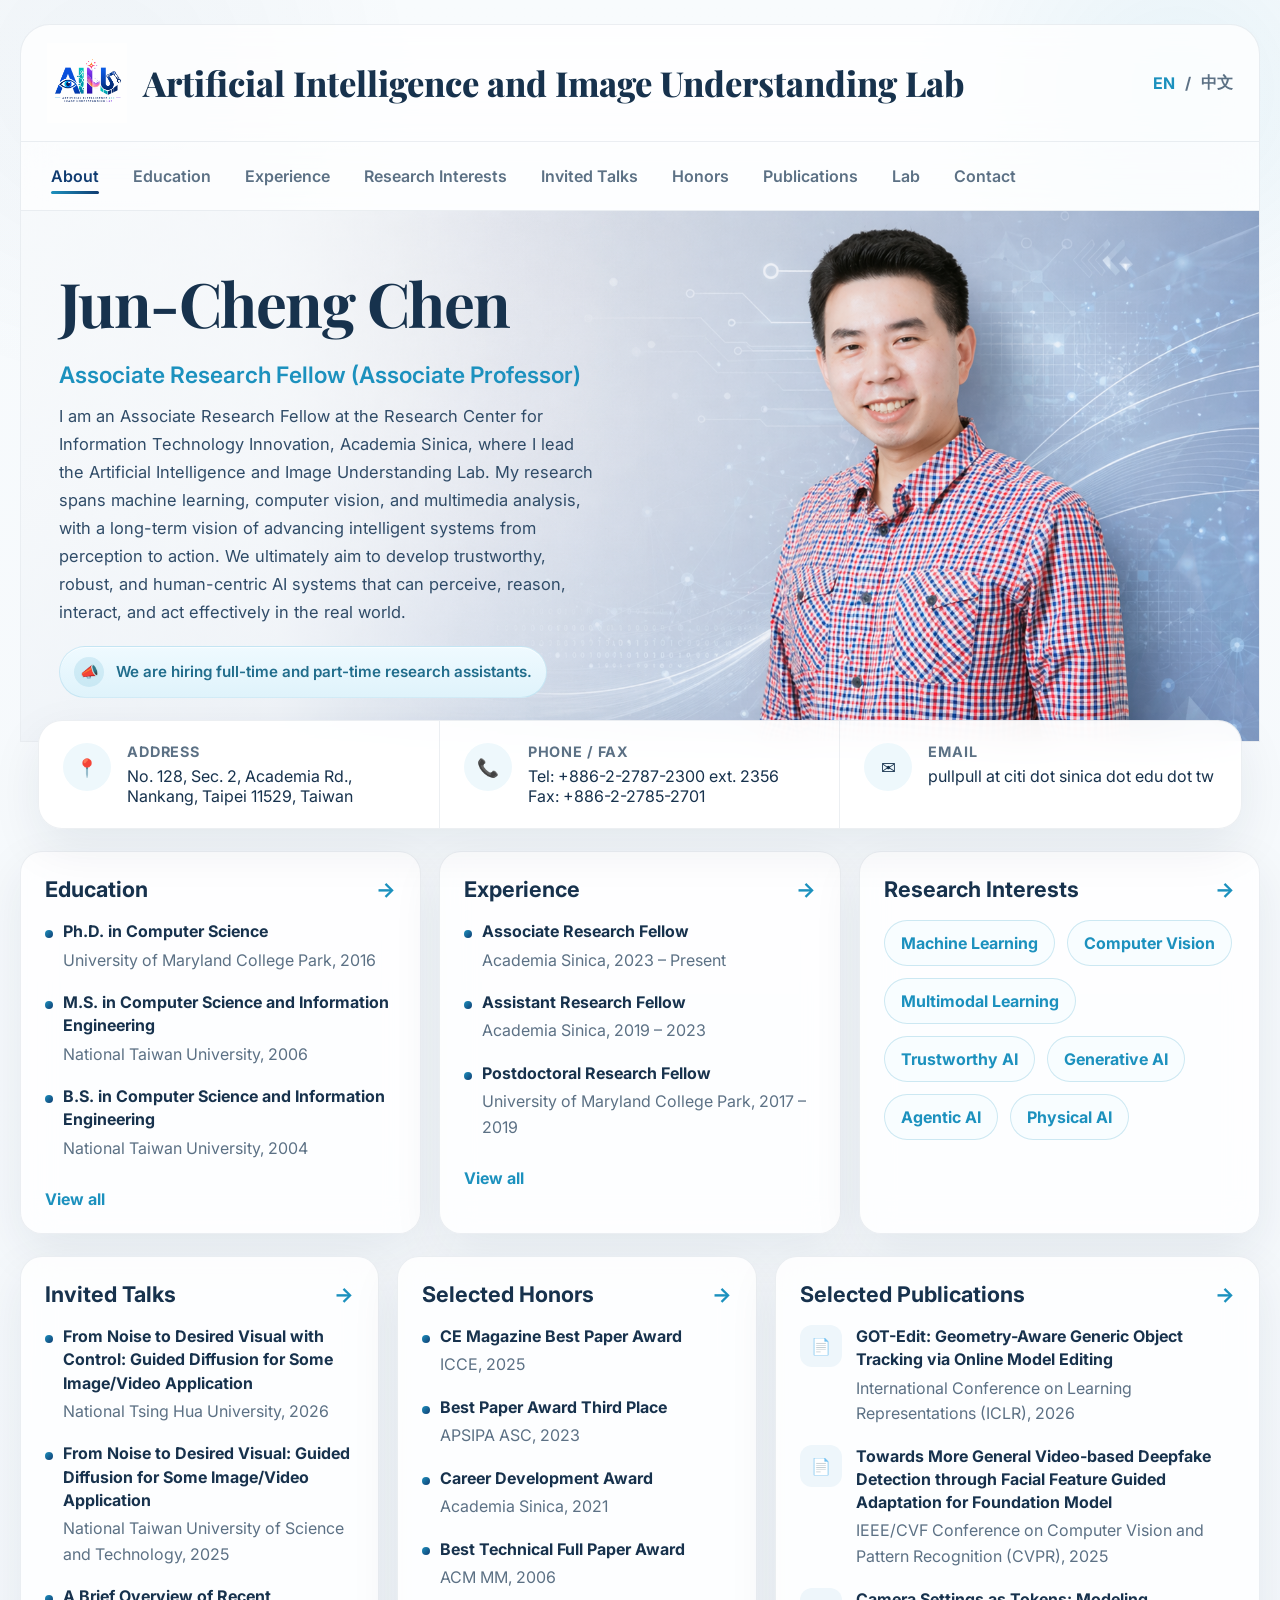
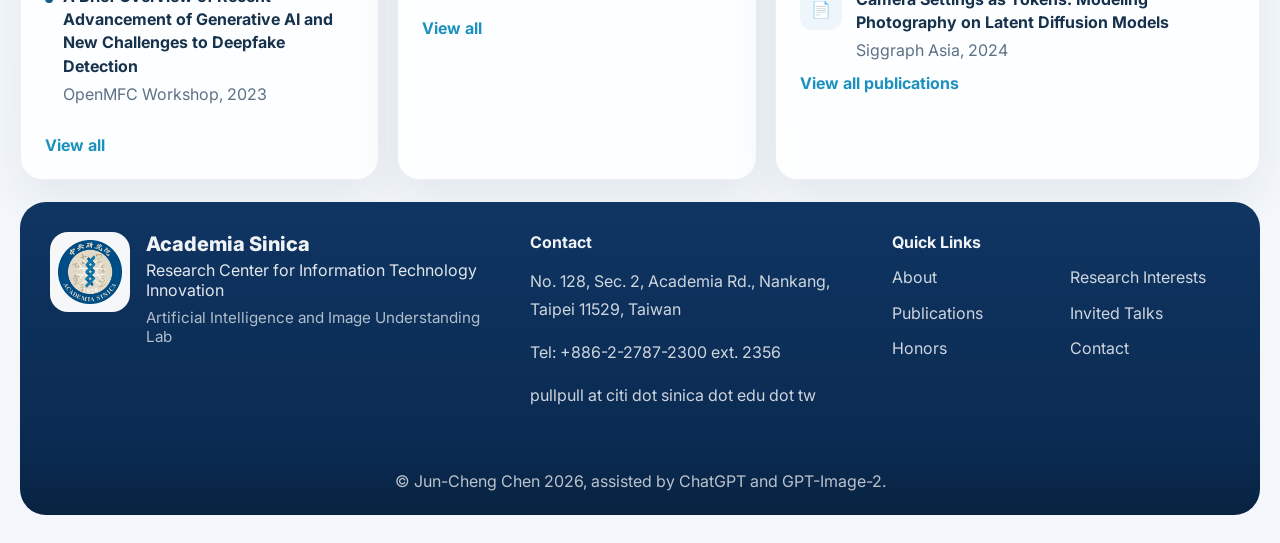
<file: index.html>
<!DOCTYPE html>
<html lang="en">
<head>
  <meta charset="UTF-8" />
  <meta name="viewport" content="width=device-width, initial-scale=1.0" />
  <title>Chen, Jun-Cheng | Academia Sinica</title>
  <meta name="description" content="Modern academic homepage redesign for Chen, Jun-Cheng, Academia Sinica." />
  <link rel="preconnect" href="https://fonts.googleapis.com">
  <link rel="preconnect" href="https://fonts.gstatic.com" crossorigin>
  <link href="https://fonts.googleapis.com/css2?family=Inter:wght@400;500;600;700;800&family=Playfair+Display:wght@700;800&display=swap" rel="stylesheet">
  <link rel="stylesheet" href="styles.css" />
</head>
<body>
  <div class="page-bg"></div>

  <div class="site-shell">
    <header class="topbar">
      <a class="brand" href="#">
        <img src="AIIU_logo.png"  alt="Academia Sinica logo" class="brand-logo" />
        <div class="brand-text">
          <!-- <div class="brand-title">Jun-Cheng Chen</div> -->
          <div class="brand-title">Artificial Intelligence and Image Understanding Lab</div>
        </div>
      </a>

      <div class="topbar-actions">
        <div class="lang-switch" aria-label="Language switch">
          <a href="#" class="active">EN</a>
          <span>/</span>
          <a href="#">中文</a>
        </div>
      </div>
    </header>

    <nav class="navbar">
      <button class="nav-toggle" aria-label="Toggle navigation">☰</button>
      <div class="nav-links">
        <a href="#about" class="active">About</a>
        <a href="#education">Education</a>
        <a href="#experience">Experience</a>
        <a href="#research">Research Interests</a>
        <a href="#talks">Invited Talks</a>
        <a href="#honors">Honors</a>
        <a href="#publications">Publications</a>
        <a href="https://aiiu-lab.github.io/">Lab</a>
        <a href="#contact">Contact</a>
      </div>
    </nav>

    <main>
      <section id="about" class="hero-banner">
        <img src="banner.png" alt="Banner portrait of Chen, Jun-Cheng" class="hero-banner-image" />
          <div class="hero-overlay">

          <h1>Jun-Cheng Chen</h1>
          <br>
          <p class="hero-role">Associate Research Fellow (Associate Professor)</p>
          <p class="hero-text">
           I am an Associate Research Fellow at the Research Center for Information Technology Innovation, 
           Academia Sinica, where I lead the Artificial Intelligence and Image Understanding Lab. 
           My research spans machine learning, computer vision, and multimedia analysis, with a long-term
            vision of advancing intelligent systems from perception to action. We ultimately aim to develop trustworthy, robust, 
            and human-centric AI systems that can perceive, reason, interact, and act effectively in the real world.
          </p>
           
          <br>
          <div class="announcement">
            <span class="announcement-icon">📣</span>
            <span>We are hiring <a href="https://www.citi.sinica.edu.tw/main/recruit-assistants"><u></u>full-time and part-time research assistants</u></a>.</span>
          </div>
          <!--
          <div class="hero-actions">
            <a class="btn btn-primary" href="#publications">View Publications</a>
            <a class="btn btn-secondary" href="#">Download CV</a>
            <a class="btn btn-secondary" href="#contact">Contact</a>
          </div>
         -->
        </div>
      </section>

      <section class="contact-strip" id="contact">
        <div class="contact-item">
          <div class="icon">📍</div>
          <div>
            <div class="contact-label">Address</div>
            <div>No. 128, Sec. 2, Academia Rd., Nankang, Taipei 11529, Taiwan</div>
          </div>
        </div>

        <div class="contact-item">
          <div class="icon">📞</div>
          <div>
            <div class="contact-label">Phone / Fax</div>
            <div>Tel: +886-2-2787-2300 ext. 2356</div>
            <div>Fax: +886-2-2785-2701</div>
          </div>
        </div>

        <div class="contact-item">
          <div class="icon">✉️</div>
          <div>
            <div class="contact-label">Email</div>
            <div><a href="#">pullpull at citi dot sinica dot edu dot tw</a></div>
          </div>
        </div>
      </section>

      <section class="card-grid three-up">
        <article class="card" id="education">
          <div class="card-head">
            <h2>Education</h2>
            <span class="card-arrow">→</span>
          </div>
          <ul class="timeline">
            <li><strong>Ph.D. in Computer Science</strong><span>University of Maryland College Park, 2016</span></li>
            <li><strong>M.S. in Computer Science and Information Engineering</strong><span>National Taiwan University, 2006</span></li>
            <li><strong>B.S. in Computer Science and Information Engineering</strong><span>National Taiwan University, 2004</span></li>
          </ul>
          <a href="https://homepage.citi.sinica.edu.tw/pages/pullpull/education_en.html" class="more-link">View all</a>
        </article>

        <article class="card" id="experience">
          <div class="card-head">
            <h2>Experience</h2>
            <span class="card-arrow">→</span>
          </div>
          <ul class="timeline">
            <li><strong>Associate Research Fellow</strong><span>Academia Sinica, 2023 – Present</span></li>
            <li><strong>Assistant Research Fellow</strong><span>Academia Sinica, 2019 – 2023</span></li>
            <li><strong>Postdoctoral Research Fellow</strong><span>University of Maryland College Park, 2017 – 2019</span></li>
          </ul>
          <a href="https://homepage.citi.sinica.edu.tw/pages/pullpull/experience_en.html" class="more-link">View all</a>
        </article>

        <article class="card" id="research">
          <div class="card-head">
            <h2>Research Interests</h2>
            <span class="card-arrow">→</span>
          </div>
          <div class="tag-list">
            <span class="tag">Machine Learning</span>
            <span class="tag">Computer Vision</span>
            <span class="tag">Multimodal Learning</span>
            <span class="tag">Trustworthy AI</span>
            <span class="tag">Generative AI</span>
            <span class="tag">Agentic AI</span>
            <span class="tag">Physical AI</span>
          </div>
        </article>
      </section>

      <section class="card-grid lower-grid">
        <article class="card" id="talks">
          <div class="card-head">
            <h2>Invited Talks</h2>
            <span class="card-arrow">→</span>
          </div>
          <ul class="bullet-list">
            <li>
              <strong>From Noise to Desired Visual with Control: Guided Diffusion for Some Image/Video Application</strong>
              <span>National Tsing Hua University, 2026</span>
            </li>
            <li>
              <strong>From Noise to Desired Visual: Guided Diffusion for Some Image/Video Application</strong>
              <span>National Taiwan University of Science and Technology, 2025</span>
            </li>
            <li>
              <strong>A Brief Overview of Recent Advancement of Generative AI and New Challenges to Deepfake Detection</strong>
              <span><a href="https://mfc.nist.gov/OpenMFC2023workshop/#Agenda">OpenMFC Workshop</a>, 2023</span>
            </li>

          </ul>
          <a href="https://homepage.citi.sinica.edu.tw/pages/pullpull/invited_talk_en.html" class="more-link">View all</a>
        </article>

        <article class="card" id="honors">
          <div class="card-head">
            <h2>Selected Honors</h2>
            <span class="card-arrow">→</span>
          </div>
          <ul class="bullet-list">
            <li><strong>CE Magazine Best Paper Award</strong><span>ICCE, 2025</span></li>
            <li><strong>Best Paper Award Third Place</strong><span>APSIPA ASC, 2023</span></li>
            <li><strong>Career Development Award</strong><span>Academia Sinica, 2021</span></li>
            <li><strong>Best Technical Full Paper Award</strong><span>ACM MM, 2006</span></li>
          </ul>
          <a href="https://homepage.citi.sinica.edu.tw/pages/pullpull/honors_en.html" class="more-link">View all</a>
        </article>

        <article class="card wide-card" id="publications">
          <div class="card-head">
            <h2>Selected Publications</h2>
            <span class="card-arrow">→</span>
          </div>

          <div class="publication-list">
            <div class="publication">
              <div class="pub-icon">📄</div>
              <div>
                <strong><a href="https://openreview.net/pdf?id=aVa7etWnwF">GOT-Edit: Geometry-Aware Generic Object Tracking via Online Model Editing</a></strong>
                <span>International Conference on Learning Representations (ICLR), 2026</span>
              </div>
            </div>

            <div class="publication">
              <div class="pub-icon">📄</div>
              <div>
                <strong><a href="https://openaccess.thecvf.com/content/CVPR2025/papers/Han_Towards_More_General_Video-based_Deepfake_Detection_through_Facial_Component_Guided_CVPR_2025_paper.pdf">Towards More General Video-based Deepfake Detection through Facial Feature Guided Adaptation for Foundation Model</a></strong>
                <span>IEEE/CVF Conference on Computer Vision and Pattern Recognition (CVPR), 2025</span>
              </div>
            </div>

            <div class="publication">
              <div class="pub-icon">📄</div>
              <div>
                <strong><a href="https://dl.acm.org/doi/pdf/10.1145/3680528.3687635">Camera Settings as Tokens: Modeling Photography on Latent Diffusion Models</a></strong>
                <span>Siggraph Asia, 2024</span>
              </div>
            </div>
          </div>

          <!--<a href="#" class="more-link">View all publications</a>-->
          <a href="https://homepage.citi.sinica.edu.tw/pages/pullpull/publications_en.html" class="more-link">View all publications</a>
        </article>
      </section>
    </main>

    <footer class="footer">
      <div class="footer-brand">
        <div class="footer-logo-wrap">
          <img src="academia-sinica-logo.png" alt="Academia Sinica logo" class="footer-logo" />
        </div>
        <div>
          <div class="footer-title">Academia Sinica</div>
          <div class="footer-subtitle">Research Center for Information Technology Innovation</div>
          <div class="footer-motto">Artificial Intelligence and Image Understanding Lab</div>
        </div>
      </div>

      <div class="footer-col">
        <h3>Contact</h3>
        <p>No. 128, Sec. 2, Academia Rd., Nankang, Taipei 11529, Taiwan</p>
        <p>Tel: +886-2-2787-2300 ext. 2356</p>
        <p><a href="#">pullpull at citi dot sinica dot edu dot tw</a></p>
      </div>

      
      <div class="footer-col">
        <h3>Quick Links</h3>
        <div class="footer-links">
          <a href="#about">About</a>
          <a href="#research">Research Interests</a>
          <a href="#publications">Publications</a>
          <a href="#talks">Invited Talks</a>
          <a href="#honors">Honors</a>
          <a href="#contact">Contact</a>
        </div>
      </div>
    
    </footer>

    <div class="copyright">© Jun-Cheng Chen 2026, assisted by ChatGPT and GPT-Image-2.</div>
  </div>

  <script src="script.js"></script>
</body>
</html>
</file>
<file: styles.css>
:root {
  --bg: #f3f7fb;
  --surface: rgba(255, 255, 255, 0.78);
  --surface-strong: #ffffff;
  --text: #17324d;
  --muted: #5c7185;
  --line: rgba(18, 55, 94, 0.08);
  --primary: #103c71;
  --primary-2: #1c91be;
  --accent: #e6f7fc;
  --shadow: 0 18px 50px rgba(15, 41, 68, 0.08);
  --radius-xl: 30px;
  --radius-lg: 26px;
  --radius-md: 20px;
  --radius-sm: 14px;
  --max: 1260px;
}

* { box-sizing: border-box; }

html { scroll-behavior: smooth; }

body {
  margin: 0;
  font-family: "Inter", system-ui, sans-serif;
  color: var(--text);
  background: linear-gradient(180deg, #f8fbfd 0%, var(--bg) 100%);
  position: relative;
}

.page-bg {
  position: fixed;
  inset: 0;
  pointer-events: none;
  background:
    radial-gradient(circle at 92% 10%, rgba(28, 145, 190, 0.08), transparent 18%),
    radial-gradient(circle at 8% 8%, rgba(16, 60, 113, 0.04), transparent 22%);
}

a {
  color: inherit;
  text-decoration: none;
}

.site-shell {
  width: min(calc(100% - 40px), var(--max));
  margin: 24px auto 28px;
  position: relative;
  z-index: 1;
}

.topbar,
.navbar,
.contact-strip,
.card,
.footer,
.copyright {
  backdrop-filter: blur(16px);
  -webkit-backdrop-filter: blur(16px);
}

.topbar {
  display: flex;
  justify-content: space-between;
  align-items: center;
  gap: 24px;
  padding: 18px 26px;
  background: var(--surface);
  border: 1px solid var(--line);
  border-radius: var(--radius-xl) var(--radius-xl) 0 0;
}

.brand {
  display: flex;
  align-items: center;
  gap: 16px;
  min-width: 0;
}

.brand-logo {
  width: 80px;
  height: 80px;
  object-fit: contain;
  flex: 0 0 auto;
}

.brand-title {
  font-family: "Playfair Display", serif;
  font-size: clamp(1.8rem, 2.7vw, 2.5rem);
  font-weight: 800;
  line-height: 1.05;
}

.brand-subtitle {
  margin-top: 4px;
  color: var(--muted);
  font-size: 0.98rem;
}

.topbar-actions {
  display: flex;
  align-items: center;
  gap: 16px;
}

.lang-switch {
  display: flex;
  gap: 10px;
  align-items: center;
  color: var(--muted);
  font-weight: 700;
}

.lang-switch a.active { color: var(--primary-2); }

.navbar {
  display: flex;
  align-items: center;
  justify-content: space-between;
  padding: 0 22px;
  background: rgba(255,255,255,0.72);
  border-left: 1px solid var(--line);
  border-right: 1px solid var(--line);
  border-bottom: 1px solid var(--line);
}

.nav-toggle {
  display: none;
  background: transparent;
  border: 0;
  font-size: 1.4rem;
  cursor: pointer;
  color: var(--primary);
  padding: 16px 4px;
}

.nav-links {
  display: flex;
  flex-wrap: wrap;
  gap: 10px 18px;
  padding: 10px 0;
}

.nav-links a {
  position: relative;
  padding: 14px 8px;
  color: var(--muted);
  font-weight: 600;
}

.nav-links a:hover,
.nav-links a.active {
  color: var(--primary);
}

.nav-links a.active::after,
.nav-links a:hover::after {
  content: "";
  position: absolute;
  left: 8px;
  right: 8px;
  bottom: 6px;
  height: 3px;
  border-radius: 999px;
  background: linear-gradient(90deg, var(--primary-2), var(--primary));
}

.hero-banner {
  position: relative;
  margin-top: 0;
  border-left: 1px solid var(--line);
  border-right: 1px solid var(--line);
  border-bottom: 1px solid var(--line);
  background: rgba(255,255,255,0.75);
  overflow: hidden;
}

.hero-banner-image {
  display: block;
  width: 100%;
  height: auto;
}

.hero-overlay {
  position: absolute;
  inset: 0;
  display: flex;
  flex-direction: column;
  justify-content: center;
  width: min(52%, 640px);
  padding: 36px 38px;
  background:
    linear-gradient(90deg, rgba(248,251,253,0.88) 0%, rgba(248,251,253,0.78) 40%, rgba(248,251,253,0.15) 75%, rgba(248,251,253,0) 100%);
}

.announcement {
  display: inline-flex;
  align-items: center;
  gap: 12px;
  width: fit-content;
  background: linear-gradient(180deg, #effaff, #dff3fb);
  color: #216d8c;
  padding: 10px 14px;
  border-radius: 999px;
  border: 1px solid rgba(28, 145, 190, 0.14);
  box-shadow: inset 0 1px 0 rgba(255,255,255,0.65);
  font-weight: 600;
  font-size: 0.95rem;
}

.announcement-icon {
  display: inline-grid;
  place-items: center;
  width: 30px;
  height: 30px;
  border-radius: 999px;
  background: rgba(28, 145, 190, 0.12);
}

.hero-overlay h1 {
  margin: 18px 0 8px;
  font-family: "Playfair Display", serif;
  font-size: clamp(2.2rem, 4.8vw, 4.6rem);
  line-height: 0.98;
  letter-spacing: -0.025em;
}

.hero-role {
  margin: 0 0 14px;
  color: var(--primary-2);
  font-size: clamp(1.02rem, 2vw, 1.42rem);
  font-weight: 600;
}

.hero-text {
  margin: 0;
  max-width: 540px;
  color: #304c68;
  font-size: 1.03rem;
  line-height: 1.7;
}

.hero-actions {
  display: flex;
  flex-wrap: wrap;
  gap: 14px;
  margin-top: 24px;
}

.btn {
  display: inline-flex;
  align-items: center;
  justify-content: center;
  min-width: 160px;
  padding: 13px 18px;
  border-radius: var(--radius-sm);
  font-weight: 700;
  transition: transform 0.16s ease, box-shadow 0.16s ease;
}

.btn:hover { transform: translateY(-2px); }

.btn-primary {
  color: #fff;
  background: linear-gradient(135deg, var(--primary), #0b2f59);
  box-shadow: 0 10px 24px rgba(16, 60, 113, 0.25);
}

.btn-secondary {
  color: var(--primary-2);
  background: rgba(255,255,255,0.86);
  border: 1px solid rgba(28, 145, 190, 0.16);
}

.contact-strip {
  display: grid;
  grid-template-columns: repeat(3, 1fr);
  gap: 0;
  margin: -22px 18px 0;
  position: relative;
  z-index: 5;
  background: rgba(255,255,255,0.95);
  border: 1px solid var(--line);
  border-radius: 24px;
  box-shadow: var(--shadow);
  overflow: hidden;
}

.contact-item {
  display: flex;
  gap: 16px;
  align-items: flex-start;
  padding: 22px 24px;
  border-right: 1px solid var(--line);
}

.contact-item:last-child { border-right: 0; }

.icon {
  display: inline-grid;
  place-items: center;
  width: 48px;
  height: 48px;
  flex: 0 0 48px;
  border-radius: 999px;
  background: #eef8fc;
  font-size: 1.1rem;
}

.contact-label {
  margin-bottom: 6px;
  color: var(--muted);
  font-weight: 700;
  font-size: 0.9rem;
  text-transform: uppercase;
  letter-spacing: 0.06em;
}

.card-grid {
  display: grid;
  gap: 18px;
  margin-top: 22px;
}

.three-up { grid-template-columns: repeat(3, 1fr); }
.lower-grid { grid-template-columns: 1fr 1fr 1.35fr; }

.card {
  background: rgba(255,255,255,0.82);
  border: 1px solid var(--line);
  border-radius: 22px;
  padding: 24px;
  box-shadow: var(--shadow);
}

.card-head {
  display: flex;
  justify-content: space-between;
  align-items: center;
  margin-bottom: 18px;
}

.card h2 {
  margin: 0;
  font-size: 1.35rem;
}

.card-arrow {
  color: var(--primary-2);
  font-size: 1.3rem;
  font-weight: 700;
}

.timeline,
.bullet-list {
  list-style: none;
  padding: 0;
  margin: 0;
}

.timeline li,
.bullet-list li {
  position: relative;
  padding-left: 18px;
  margin-bottom: 18px;
}

.timeline li::before,
.bullet-list li::before {
  content: "";
  position: absolute;
  left: 0;
  top: 0.62rem;
  width: 8px;
  height: 8px;
  border-radius: 999px;
  background: linear-gradient(135deg, var(--primary-2), var(--primary));
}

.timeline strong,
.bullet-list strong,
.publication strong {
  display: block;
  font-size: 1rem;
  line-height: 1.45;
}

.timeline span,
.bullet-list span,
.publication span {
  display: block;
  margin-top: 4px;
  color: var(--muted);
  line-height: 1.6;
}

.tag-list {
  display: flex;
  flex-wrap: wrap;
  gap: 12px;
}

.tag {
  display: inline-flex;
  align-items: center;
  padding: 12px 16px;
  border-radius: 999px;
  border: 1px solid rgba(28, 145, 190, 0.2);
  background: #f8fdff;
  color: var(--primary-2);
  font-weight: 700;
}

.more-link {
  display: inline-block;
  margin-top: 10px;
  color: var(--primary-2);
  font-weight: 700;
}

.publication-list {
  display: grid;
  gap: 18px;
}

.publication {
  display: grid;
  grid-template-columns: 42px 1fr;
  gap: 14px;
  align-items: start;
}

.pub-icon {
  display: grid;
  place-items: center;
  width: 42px;
  height: 42px;
  border-radius: 12px;
  background: #eef6fb;
}

.footer {
  display: grid;
  grid-template-columns: 1.35fr 1fr 1fr;
  gap: 24px;
  margin-top: 22px;
  padding: 30px;
  background: linear-gradient(180deg, #0f3563, #0a2a50);
  color: rgba(255,255,255,0.94);
  border-radius: 26px 26px 0 0;
}

.footer-brand {
  display: flex;
  gap: 16px;
  align-items: flex-start;
}

.footer-logo-wrap {
  width: 80px;
  height: 80px;
  display: grid;
  place-items: center;
  border-radius: 18px;
  background: rgba(255,255,255,0.96);
  padding: 8px;
  flex: 0 0 auto;
}

.footer-logo {
  width: 100%;
  height: 100%;
  object-fit: contain;
}

.footer-title {
  font-size: 1.25rem;
  font-weight: 800;
}

.footer-subtitle {
  margin-top: 4px;
  opacity: 0.94;
}

.footer-motto {
  margin-top: 8px;
  font-size: 0.95rem;
  opacity: 0.72;
}

.footer-col h3 {
  margin-top: 0;
  margin-bottom: 12px;
  font-size: 1rem;
}

.footer-col p,
.footer-links a {
  color: rgba(255,255,255,0.8);
  line-height: 1.7;
}

.footer-links {
  display: grid;
  grid-template-columns: repeat(2, minmax(0,1fr));
  gap: 8px 18px;
}

.copyright {
  padding: 16px 26px 24px;
  text-align: center;
  background: linear-gradient(180deg, #0a2a50, #082240);
  color: rgba(255,255,255,0.72);
  border-radius: 0 0 26px 26px;
}

@media (max-width: 1120px) {
  .hero-overlay {
    width: min(58%, 620px);
    padding: 26px 28px;
  }

  .contact-strip,
  .three-up,
  .lower-grid,
  .footer {
    grid-template-columns: 1fr;
  }

  .contact-item {
    border-right: 0;
    border-bottom: 1px solid var(--line);
  }

  .contact-item:last-child { border-bottom: 0; }
}

@media (max-width: 860px) {
  .topbar {
    align-items: flex-start;
    flex-direction: column;
  }

  .hero-banner {
    min-height: 540px;
  }

  .hero-banner-image {
    width: 100%;
    height: 540px;
    object-fit: cover;
    object-position: 76% center;
  }

  .hero-overlay {
    width: 100%;
    padding: 24px 22px;
    justify-content: flex-start;
    background:
      linear-gradient(180deg, rgba(248,251,253,0.94) 0%, rgba(248,251,253,0.84) 55%, rgba(248,251,253,0.20) 100%);
  }

  .hero-text {
    max-width: 100%;
  }
}

@media (max-width: 760px) {
  .site-shell {
    width: min(calc(100% - 18px), var(--max));
    margin-top: 10px;
  }

  .topbar {
    padding: 18px 18px 16px;
    border-radius: 22px 22px 0 0;
  }

  .brand {
    align-items: flex-start;
  }

  .brand-logo {
    width: 54px;
    height: 54px;
  }

  .navbar {
    padding: 0 14px;
  }

  .nav-toggle { display: block; }

  .nav-links {
    display: none;
    width: 100%;
    padding-bottom: 12px;
    flex-direction: column;
    gap: 2px;
  }

  .nav-links.open { display: flex; }

  .hero-banner {
    min-height: 560px;
  }

  .hero-banner-image {
    height: 560px;
    object-position: 78% center;
  }

  .announcement {
    font-size: 0.87rem;
  }

  .hero-overlay h1 {
    font-size: 2.45rem;
  }

  .hero-role {
    font-size: 1.02rem;
  }

  .hero-text {
    font-size: 0.98rem;
  }

  .btn {
    min-width: 145px;
  }

  .contact-strip {
    margin: -16px 8px 0;
    border-radius: 20px;
  }

  .card {
    padding: 20px;
  }

  .footer {
    border-radius: 20px 20px 0 0;
  }

  .copyright {
    border-radius: 0 0 20px 20px;
  }
}
</file>
